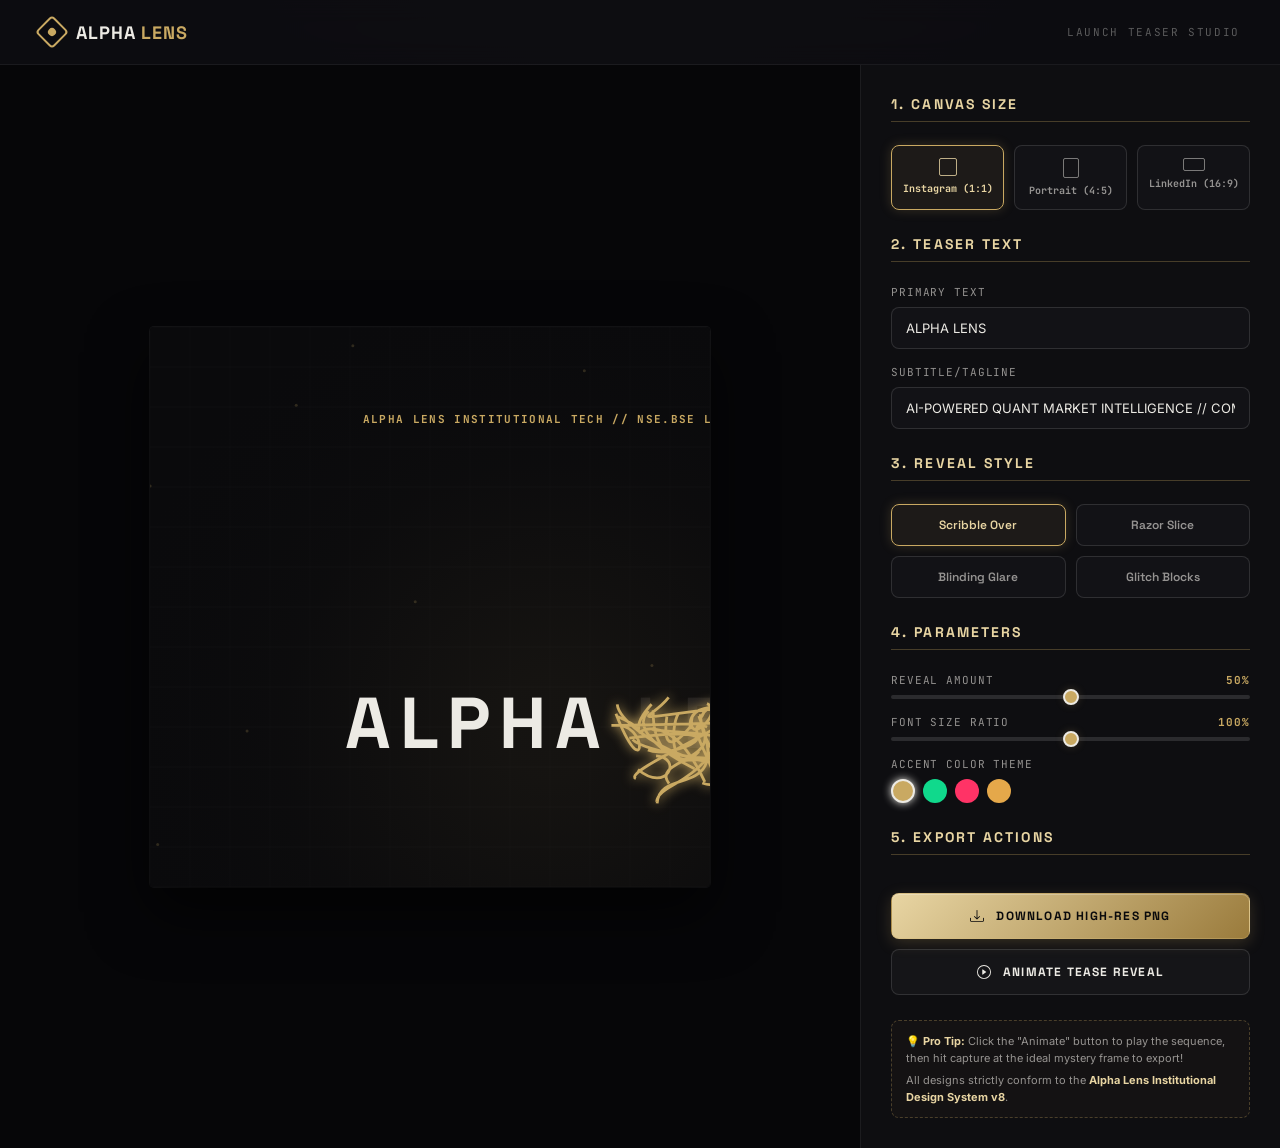
<file: frontend/teaser.html>
<!DOCTYPE html>
<html lang="en">
<head>
    <meta charset="UTF-8">
    <meta name="viewport" content="width=device-width, initial-scale=1.0">
    <title>Alpha Lens | Launch Teaser Studio</title>
    <!-- Fonts -->
    <link rel="preconnect" href="https://fonts.googleapis.com">
    <link rel="preconnect" href="https://fonts.gstatic.com" crossorigin>
    <link href="https://fonts.googleapis.com/css2?family=Inter:wght@300;400;600;700&family=JetBrains+Mono:wght@400;700&family=Space+Grotesk:wght@500;700;900&display=swap" rel="stylesheet">
    
    <style>
        :root {
            /* Alpha Lens Design System Variables */
            --bg-base:          #0A0A0C;
            --bg-surface:       #0E0E11;
            --bg-card:          #121216;
            --bg-elevated:      #18181E;
            --bg-hover:         #1E1E26;
            
            --border:           rgba(255,255,255,0.06);
            --border-medium:    rgba(255,255,255,0.12);
            --border-accent:    rgba(201,169,98,0.30);
            
            --text-primary:     #ECEAE4;
            --text-secondary:   rgba(236,234,228,0.60);
            --text-tertiary:    rgba(236,234,228,0.35);
            --text-muted:       rgba(236,234,228,0.18);
            
            --accent:           #C9A962;
            --accent-bright:    #E8D5A3;
            --accent-soft:      #D4BC7A;
            --accent-muted:     #9A7B3C;
            --accent-dim:       rgba(201,169,98,0.08);
            --accent-glow:      rgba(201,169,98,0.22);
            --accent-border:    rgba(201,169,98,0.35);
            
            --radius-md:        8px;
            --radius-lg:        12px;
            --radius-xl:        18px;
            --ease-out:         cubic-bezier(0.2, 0.8, 0.2, 1);
            --duration-normal:  0.3s;
        }

        * {
            box-sizing: border-box;
            margin: 0;
            padding: 0;
        }

        body {
            background-color: var(--bg-base);
            color: var(--text-primary);
            font-family: 'Inter', sans-serif;
            min-height: 100vh;
            display: flex;
            flex-direction: column;
            overflow-x: hidden;
            background-image: 
                radial-gradient(ellipse 80% 50% at 50% -10%, rgba(201,169,98,0.06) 0%, transparent 60%),
                radial-gradient(circle at 100% 100%, rgba(255,255,255,0.005) 0%, transparent 40%);
        }

        /* Header */
        header {
            display: flex;
            align-items: center;
            justify-content: space-between;
            padding: 20px 40px;
            border-bottom: 1px solid var(--border);
            background: rgba(14, 14, 18, 0.85);
            backdrop-filter: blur(12px);
            z-index: 100;
        }

        .logo-wrap {
            display: flex;
            align-items: center;
            gap: 12px;
        }

        .logo-symbol {
            width: 24px;
            height: 24px;
            border: 2px solid var(--accent);
            border-radius: 4px;
            position: relative;
            transform: rotate(45deg);
        }

        .logo-symbol::after {
            content: '';
            position: absolute;
            width: 8px;
            height: 8px;
            background: var(--accent);
            top: 6px;
            left: 6px;
            border-radius: 50%;
        }

        .logo-text {
            font-family: 'Space Grotesk', sans-serif;
            font-weight: 700;
            font-size: 18px;
            letter-spacing: 0.05em;
            text-transform: uppercase;
        }

        .logo-text span {
            color: var(--accent);
        }

        .tagline {
            font-family: 'JetBrains Mono', monospace;
            font-size: 11px;
            color: var(--text-tertiary);
            letter-spacing: 0.15em;
            text-transform: uppercase;
        }

        /* Workspace Grid */
        .workspace {
            display: grid;
            grid-template-columns: 1fr 420px;
            flex: 1;
            height: calc(100vh - 65px);
            overflow: hidden;
        }

        @media (max-width: 1024px) {
            .workspace {
                grid-template-columns: 1fr;
                height: auto;
                overflow-y: auto;
            }
        }

        /* Poster Preview Panel */
        .preview-pane {
            display: flex;
            align-items: center;
            justify-content: center;
            padding: 40px;
            background: #060608;
            position: relative;
            overflow: auto;
        }

        .poster-container {
            position: relative;
            box-shadow: 0 25px 60px rgba(0,0,0,0.65), 0 0 0 1px var(--border);
            border-radius: 4px;
            overflow: hidden;
            background-color: #030304;
            transition: width 0.4s var(--ease-out), height 0.4s var(--ease-out);
            cursor: pointer;
        }

        /* Controls Panel */
        .controls-pane {
            background-color: var(--bg-surface);
            border-left: 1px solid var(--border);
            padding: 30px;
            overflow-y: auto;
            display: flex;
            flex-direction: column;
            gap: 25px;
            box-shadow: -10px 0 30px rgba(0, 0, 0, 0.25);
        }

        .section-title {
            font-family: 'Space Grotesk', sans-serif;
            font-size: 14px;
            font-weight: 700;
            letter-spacing: 0.15em;
            text-transform: uppercase;
            color: var(--accent-bright);
            border-bottom: 1px solid var(--border-accent);
            padding-bottom: 8px;
            margin-bottom: 15px;
        }

        .control-group {
            display: flex;
            flex-direction: column;
            gap: 8px;
        }

        .control-label {
            font-family: 'JetBrains Mono', monospace;
            font-size: 11px;
            color: var(--text-secondary);
            text-transform: uppercase;
            letter-spacing: 0.08em;
            display: flex;
            justify-content: space-between;
        }

        .control-label span.value-indicator {
            color: var(--accent);
            font-weight: 700;
        }

        /* Inputs & Buttons */
        input[type="text"], select {
            width: 100%;
            background-color: var(--bg-card);
            border: 1px solid var(--border-medium);
            padding: 12px 14px;
            border-radius: var(--radius-md);
            color: var(--text-primary);
            font-family: inherit;
            font-size: 13px;
            transition: all var(--duration-normal) var(--ease-out);
        }

        input[type="text"]:focus, select:focus {
            outline: none;
            border-color: var(--accent-soft);
            box-shadow: 0 0 10px rgba(201, 169, 98, 0.15);
        }

        /* Aspect ratio selection */
        .ratio-grid {
            display: grid;
            grid-template-columns: repeat(3, 1fr);
            gap: 10px;
        }

        .ratio-btn {
            background-color: var(--bg-card);
            border: 1px solid var(--border-medium);
            border-radius: var(--radius-md);
            padding: 12px 6px;
            color: var(--text-secondary);
            cursor: pointer;
            display: flex;
            flex-direction: column;
            align-items: center;
            gap: 6px;
            transition: all 0.2s var(--ease-out);
        }

        .ratio-btn:hover {
            border-color: var(--accent-border);
            color: var(--text-primary);
        }

        .ratio-btn.active {
            background: var(--accent-dim);
            border-color: var(--accent);
            color: var(--accent-bright);
            box-shadow: 0 0 12px var(--accent-glow);
        }

        .ratio-icon {
            border: 1.5px solid currentColor;
            border-radius: 2px;
            opacity: 0.8;
        }

        .ratio-icon.ratio-1-1 { width: 18px; height: 18px; }
        .ratio-icon.ratio-4-5 { width: 16px; height: 20px; }
        .ratio-icon.ratio-16-9 { width: 22px; height: 13px; }

        .ratio-text {
            font-size: 10px;
            font-family: 'JetBrains Mono', monospace;
            font-weight: 700;
        }

        /* Slider */
        input[type="range"] {
            -webkit-appearance: none;
            width: 100%;
            height: 4px;
            border-radius: 2px;
            background: var(--border-medium);
            outline: none;
        }

        input[type="range"]::-webkit-slider-thumb {
            -webkit-appearance: none;
            appearance: none;
            width: 16px;
            height: 16px;
            border-radius: 50%;
            background: var(--accent);
            border: 2px solid #ECEAE4;
            cursor: pointer;
            box-shadow: 0 0 8px var(--accent-glow);
            transition: transform 0.1s var(--ease-out);
        }

        input[type="range"]::-webkit-slider-thumb:hover {
            transform: scale(1.15);
        }

        /* Mode Selection Cards */
        .mode-list {
            display: grid;
            grid-template-columns: 1fr 1fr;
            gap: 10px;
        }

        .mode-card {
            background-color: var(--bg-card);
            border: 1px solid var(--border-medium);
            border-radius: var(--radius-md);
            padding: 12px;
            text-align: center;
            cursor: pointer;
            transition: all 0.2s var(--ease-out);
            font-family: 'Space Grotesk', sans-serif;
            font-size: 12px;
            font-weight: 600;
            color: var(--text-secondary);
        }

        .mode-card:hover {
            border-color: var(--accent-border);
            color: var(--text-primary);
        }

        .mode-card.active {
            background: var(--accent-dim);
            border-color: var(--accent);
            color: var(--accent-bright);
            box-shadow: 0 0 12px var(--accent-glow);
        }

        /* Buttons Pane */
        .button-group {
            display: flex;
            flex-direction: column;
            gap: 10px;
            margin-top: 15px;
        }

        .btn {
            width: 100%;
            padding: 14px;
            border-radius: var(--radius-md);
            font-family: 'Space Grotesk', sans-serif;
            font-size: 12px;
            font-weight: 700;
            text-transform: uppercase;
            letter-spacing: 0.1em;
            cursor: pointer;
            transition: all 0.2s var(--ease-out);
            display: flex;
            align-items: center;
            justify-content: center;
            gap: 8px;
            border: 1px solid transparent;
        }

        .btn-primary {
            background: linear-gradient(135deg, var(--accent-bright) 0%, var(--accent-muted) 100%);
            color: #0A0A0C;
            border-color: var(--accent-border);
            box-shadow: 0 4px 15px var(--accent-glow), inset 0 1px 0 rgba(255,255,255,0.25);
        }

        .btn-primary:hover {
            background: linear-gradient(135deg, #F5EDD4 0%, var(--accent) 100%);
            box-shadow: 0 6px 20px rgba(201, 169, 98, 0.35);
        }

        .btn-secondary {
            background: rgba(255, 255, 255, 0.03);
            border-color: var(--border-medium);
            color: var(--text-primary);
        }

        .btn-secondary:hover {
            background: rgba(255, 255, 255, 0.08);
            border-color: var(--border-bright);
        }

        .btn-secondary.animating {
            color: var(--accent-bright);
            border-color: var(--accent);
            background: var(--accent-dim);
            box-shadow: 0 0 12px var(--accent-glow);
        }

        /* Custom Color Swatches */
        .color-picker-wrap {
            display: flex;
            gap: 8px;
            align-items: center;
        }

        .color-swatch {
            width: 24px;
            height: 24px;
            border-radius: 50%;
            cursor: pointer;
            border: 2px solid transparent;
            transition: border-color 0.2s;
        }

        .color-swatch.active {
            border-color: var(--text-primary);
            box-shadow: 0 0 8px currentColor;
        }

        /* Tips */
        .tips-card {
            background: rgba(201, 169, 98, 0.03);
            border: 1px dashed var(--border-accent);
            border-radius: var(--radius-md);
            padding: 12px 14px;
            font-size: 11px;
            line-height: 1.5;
            color: var(--text-secondary);
        }

        .tips-card p {
            margin-bottom: 6px;
        }
        .tips-card p:last-child {
            margin-bottom: 0;
        }

        .tips-card strong {
            color: var(--accent-bright);
        }
    </style>
</head>
<body>
    <header>
        <div class="logo-wrap">
            <div class="logo-symbol"></div>
            <div class="logo-text">Alpha <span>Lens</span></div>
        </div>
        <div class="tagline">Launch Teaser Studio</div>
    </header>

    <div class="workspace">
        <!-- Center Preview Canvas -->
        <div class="preview-pane">
            <div class="poster-container" id="poster-container">
                <canvas id="posterCanvas"></canvas>
            </div>
        </div>

        <!-- Sidebar Controls -->
        <div class="controls-pane">
            <!-- Dimensions -->
            <div class="control-group">
                <h3 class="section-title">1. Canvas Size</h3>
                <div class="ratio-grid">
                    <button class="ratio-btn active" data-ratio="1-1">
                        <div class="ratio-icon ratio-1-1"></div>
                        <div class="ratio-text">Instagram (1:1)</div>
                    </button>
                    <button class="ratio-btn" data-ratio="4-5">
                        <div class="ratio-icon ratio-4-5"></div>
                        <div class="ratio-text">Portrait (4:5)</div>
                    </button>
                    <button class="ratio-btn" data-ratio="16-9">
                        <div class="ratio-icon ratio-16-9"></div>
                        <div class="ratio-text">LinkedIn (16:9)</div>
                    </button>
                </div>
            </div>

            <!-- Content -->
            <div class="control-group">
                <h3 class="section-title">2. Teaser Text</h3>
                <div class="control-group">
                    <label class="control-label" for="title-input">Primary Text</label>
                    <input type="text" id="title-input" value="ALPHA LENS">
                </div>
                <div class="control-group" style="margin-top: 8px;">
                    <label class="control-label" for="subtitle-input">Subtitle/Tagline</label>
                    <input type="text" id="subtitle-input" value="AI-POWERED QUANT MARKET INTELLIGENCE // COMING SOON">
                </div>
            </div>

            <!-- Teaser Modes -->
            <div class="control-group">
                <h3 class="section-title">3. Reveal Style</h3>
                <div class="mode-list">
                    <button class="mode-card active" data-mode="scribble">Scribble Over</button>
                    <button class="mode-card" data-mode="slice">Razor Slice</button>
                    <button class="mode-card" data-mode="glare">Blinding Glare</button>
                    <button class="mode-card" data-mode="glitch">Glitch Blocks</button>
                </div>
            </div>

            <!-- Parameters -->
            <div class="control-group">
                <h3 class="section-title">4. Parameters</h3>
                <div class="control-group">
                    <label class="control-label" for="reveal-slider">
                        Reveal Amount
                        <span class="value-indicator" id="reveal-val">50%</span>
                    </label>
                    <input type="range" id="reveal-slider" min="0" max="100" value="50">
                </div>
                <div class="control-group" style="margin-top: 8px;">
                    <label class="control-label" for="font-slider">
                        Font Size Ratio
                        <span class="value-indicator" id="font-val">100%</span>
                    </label>
                    <input type="range" id="font-slider" min="50" max="150" value="100">
                </div>
                <div class="control-group" style="margin-top: 8px;">
                    <label class="control-label">Accent Color Theme</label>
                    <div class="color-picker-wrap">
                        <div class="color-swatch active" style="background-color: #C9A962;" data-color="#C9A962" data-bright="#E8D5A3" data-name="Champagne Gold"></div>
                        <div class="color-swatch" style="background-color: #10D98C;" data-color="#10D98C" data-bright="#60ffd5" data-name="Market Green"></div>
                        <div class="color-swatch" style="background-color: #FF3366;" data-color="#FF3366" data-bright="#ff7090" data-name="Signal Red"></div>
                        <div class="color-swatch" style="background-color: #E5A84A;" data-color="#E5A84A" data-bright="#ffd28f" data-name="Tactical Amber"></div>
                    </div>
                </div>
            </div>

            <!-- Actions -->
            <div class="control-group">
                <h3 class="section-title">5. Export Actions</h3>
                <div class="button-group">
                    <button class="btn btn-primary" id="btn-download">
                        <svg width="14" height="14" fill="currentColor" viewBox="0 0 16 16" style="margin-right: 4px;">
                            <path d="M.5 9.9a.5.5 0 0 1 .5.5v2.5a1 1 0 0 0 1 1h12a1 1 0 0 0 1-1v-2.5a.5.5 0 0 1 1 0v2.5a2 2 0 0 1-2 2H2a2 2 0 0 1-2-2v-2.5a.5.5 0 0 1 .5-.5z"/>
                            <path d="M7.646 11.854a.5.5 0 0 0 .708 0l3-3a.5.5 0 0 0-.708-.708L8.5 10.293V1.5a.5.5 0 0 0-1 0v8.793L5.354 8.146a.5.5 0 1 0-.708.708l3 3z"/>
                        </svg>
                        Download High-Res PNG
                    </button>
                    <button class="btn btn-secondary" id="btn-animate">
                        <svg width="14" height="14" fill="currentColor" viewBox="0 0 16 16" style="margin-right: 4px;">
                            <path d="M8 15A7 7 0 1 1 8 1a7 7 0 0 1 0 14zm0 1A8 8 0 1 0 8 0a8 8 0 0 0 0 16z"/>
                            <path d="M6.271 5.055a.5.5 0 0 1 .52.038l3.5 2.5a.5.5 0 0 1 0 .814l-3.5 2.5A.5.5 0 0 1 6 10.5v-5a.5.5 0 0 1 .271-.445z"/>
                        </svg>
                        Animate Tease Reveal
                    </button>
                </div>
            </div>

            <!-- Tips & Hints -->
            <div class="tips-card">
                <p><strong>💡 Pro Tip:</strong> Click the "Animate" button to play the sequence, then hit capture at the ideal mystery frame to export!</p>
                <p>All designs strictly conform to the <strong>Alpha Lens Institutional Design System v8</strong>.</p>
            </div>
        </div>
    </div>

    <!-- Script for Canvas Logic -->
    <script>
        // DOM Elements
        const canvas = document.getElementById('posterCanvas');
        const ctx = canvas.getContext('2d');
        const container = document.getElementById('poster-container');
        
        const titleInput = document.getElementById('title-input');
        const subtitleInput = document.getElementById('subtitle-input');
        const revealSlider = document.getElementById('reveal-slider');
        const fontSlider = document.getElementById('font-slider');
        const revealVal = document.getElementById('reveal-val');
        const fontVal = document.getElementById('font-val');
        
        const ratioBtns = document.querySelectorAll('.ratio-btn');
        const modeCards = document.querySelectorAll('.mode-card');
        const colorSwatches = document.querySelectorAll('.color-swatch');
        
        const btnDownload = document.getElementById('btn-download');
        const btnAnimate = document.getElementById('btn-animate');

        // State variables
        let currentRatio = '1-1'; // '1-1', '4-5', '16-9'
        let currentMode = 'scribble'; // 'scribble', 'slice', 'glare', 'glitch'
        let revealAmount = 0.5; // 0 to 1
        let fontSizeRatio = 1.0; // 0.5 to 1.5
        
        let primaryColor = '#C9A962';
        let brightColor = '#E8D5A3';
        
        let animationInterval = null;
        let isAnimating = false;

        // Custom random seed generator for scribbles
        function createScribbles(canvasWidth, textWidth, revealStart) {
            const scribbles = [];
            const segments = 24;
            const centerY = canvas.height / 2;
            
            // Generate some random lines
            for (let i = 0; i < segments; i++) {
                const ptX1 = revealStart + (Math.random() - 0.2) * (canvasWidth - revealStart);
                const ptY1 = centerY + (Math.random() - 0.5) * 140;
                
                const ptX2 = revealStart + (Math.random() - 0.2) * (canvasWidth - revealStart);
                const ptY2 = centerY + (Math.random() - 0.5) * 140;
                
                const cpX1 = ptX1 + (Math.random() - 0.5) * 80;
                const cpY1 = ptY1 + (Math.random() - 0.5) * 80;
                const cpX2 = ptX2 + (Math.random() - 0.5) * 80;
                const cpY2 = ptY2 + (Math.random() - 0.5) * 80;
                
                scribbles.push({ ptX1, ptY1, ptX2, ptY2, cpX1, cpY1, cpX2, cpY2 });
            }
            return scribbles;
        }

        // Cache scribbles so they don't jump every frame (unless animating)
        let scribbleCache = [];

        // Apply Poster Dimensions
        function resizeCanvas() {
            let width = 800;
            let height = 800;

            if (currentRatio === '4-5') {
                width = 800;
                height = 1000;
            } else if (currentRatio === '16-9') {
                width = 1200;
                height = 675;
            }

            canvas.width = width;
            canvas.height = height;

            // Resize DOM container to fit cleanly inside preview
            const scale = Math.min((window.innerWidth - 500) / width, (window.innerHeight - 200) / height, 0.7);
            container.style.width = (width * scale) + 'px';
            container.style.height = (height * scale) + 'px';
            
            scribbleCache = createScribbles(width, width * 0.6, width * 0.4);
            draw();
        }

        // Color Palette Selector
        colorSwatches.forEach(swatch => {
            swatch.addEventListener('click', () => {
                colorSwatches.forEach(s => s.classList.remove('active'));
                swatch.classList.add('active');
                primaryColor = swatch.dataset.color;
                brightColor = swatch.dataset.bright;
                draw();
            });
        });

        // Ratio Buttons
        ratioBtns.forEach(btn => {
            btn.addEventListener('click', () => {
                ratioBtns.forEach(b => b.classList.remove('active'));
                btn.classList.add('active');
                currentRatio = btn.dataset.ratio;
                resizeCanvas();
            });
        });

        // Mode Cards
        modeCards.forEach(card => {
            card.addEventListener('click', () => {
                modeCards.forEach(c => c.classList.remove('active'));
                card.classList.add('active');
                currentMode = card.dataset.mode;
                draw();
            });
        });

        // Inputs & Sliders
        titleInput.addEventListener('input', draw);
        subtitleInput.addEventListener('input', draw);
        
        revealSlider.addEventListener('input', (e) => {
            revealAmount = e.target.value / 100;
            revealVal.innerText = `${e.target.value}%`;
            draw();
        });

        fontSlider.addEventListener('input', (e) => {
            fontSizeRatio = e.target.value / 100;
            fontVal.innerText = `${e.target.value}%`;
            draw();
        });

        // Drawing Main Function
        function draw() {
            const w = canvas.width;
            const h = canvas.height;
            const val = revealAmount; // 0 to 1 (0 = fully hidden, 1 = fully revealed)

            // Clear Background (Warm Charcoal-Black Premium Surface)
            ctx.fillStyle = '#0A0A0C';
            ctx.fillRect(0, 0, w, h);

            // Subtle Grid Lines
            ctx.strokeStyle = 'rgba(255, 255, 255, 0.015)';
            ctx.lineWidth = 1;
            const gridSize = 40;
            for (let x = 0; x < w; x += gridSize) {
                ctx.beginPath();
                ctx.moveTo(x, 0);
                ctx.lineTo(x, h);
                ctx.stroke();
            }
            for (let y = 0; y < h; y += gridSize) {
                ctx.beginPath();
                ctx.moveTo(0, y);
                ctx.lineTo(w, y);
                ctx.stroke();
            }

            // Radial Glow in Center Background
            const radialGlow = ctx.createRadialGradient(w/2, h/2, 50, w/2, h/2, Math.max(w, h)*0.6);
            radialGlow.addColorStop(0, 'rgba(201, 169, 98, 0.06)');
            radialGlow.addColorStop(0.5, 'rgba(201, 169, 98, 0.01)');
            radialGlow.addColorStop(1, 'transparent');
            ctx.fillStyle = radialGlow;
            ctx.fillRect(0, 0, w, h);

            // Subtle Tech Constellation / Dots
            ctx.fillStyle = 'rgba(201, 169, 98, 0.2)';
            for (let i = 0; i < 20; i++) {
                // Pseudo-random but consistent coordinate logic
                const px = (Math.sin(i * 1234.56) * 0.5 + 0.5) * w;
                const py = (Math.cos(i * 789.012) * 0.5 + 0.5) * h;
                ctx.beginPath();
                ctx.arc(px, py, 1.5, 0, Math.PI * 2);
                ctx.fill();
            }

            // Text Rendering Setup
            const mainText = titleInput.value.toUpperCase();
            const subtitleText = subtitleInput.value.toUpperCase();
            
            // Fonts
            const titleFontSize = Math.round(w * 0.09 * fontSizeRatio);
            const subtitleFontSize = Math.round(w * 0.018);
            
            // Measure title width
            ctx.font = `900 ${titleFontSize}px 'Space Grotesk'`;
            const textWidth = ctx.measureText(mainText).width;
            const textX = (w - textWidth) / 2;
            const textY = h / 2 + titleFontSize / 3.5;

            // Draw Subtitle (always clear & visible, near bottom)
            ctx.font = `600 ${subtitleFontSize}px 'JetBrains Mono'`;
            ctx.fillStyle = 'rgba(236, 234, 228, 0.45)';
            ctx.textAlign = 'center';
            ctx.letterSpacing = '0.12em';
            
            // Subtitle positioning relative to height
            const subtitleY = h - (h * 0.18);
            ctx.fillText(subtitleText, w / 2, subtitleY);

            // Draw Ticker Decorator / Top header inside poster
            ctx.font = `700 ${Math.round(w * 0.014)}px 'JetBrains Mono'`;
            ctx.fillStyle = primaryColor;
            ctx.textAlign = 'center';
            ctx.fillText("ALPHA LENS INSTITUTIONAL TECH // NSE.BSE LIVE", w / 2, h * 0.12);

            // Reset alignment for title rendering
            ctx.textAlign = 'left';

            if (currentMode === 'scribble') {
                // Scribble Teaser Mode: 
                // A portion of the text is cleanly displayed, and the rest is scribbled over.
                // Reveal amount sets where the scribble starts.
                const splitIndex = Math.floor(mainText.length * val);
                const revealedPart = mainText.substring(0, splitIndex);
                const scribbledPart = mainText.substring(splitIndex);

                // Draw revealed text in bright champagne gold
                ctx.font = `900 ${titleFontSize}px 'Space Grotesk'`;
                ctx.fillStyle = '#ECEAE4'; // Clean paper white
                ctx.fillText(revealedPart, textX, textY);

                // Draw hidden part in darker grey
                const revealedWidth = ctx.measureText(revealedPart).width;
                ctx.fillStyle = 'rgba(236, 234, 228, 0.08)';
                ctx.fillText(scribbledPart, textX + revealedWidth, textY);
                
                // Draw custom glowing scribbles over the hidden area
                const hideStart = textX + revealedWidth;
                const scribbleWidth = textWidth - revealedWidth;

                ctx.strokeStyle = primaryColor;
                ctx.lineWidth = Math.max(2, w * 0.0035);
                ctx.shadowColor = primaryColor;
                ctx.shadowBlur = 12;

                ctx.beginPath();
                scribbleCache.forEach(line => {
                    // Check if lines are in the redacted boundary
                    const startX = Math.max(hideStart - 20, line.ptX1 % scribbleWidth + hideStart);
                    const endX = Math.max(hideStart - 20, line.ptX2 % scribbleWidth + hideStart);
                    
                    ctx.moveTo(startX, line.ptY1 % (titleFontSize * 1.5) + textY - titleFontSize * 0.7);
                    ctx.bezierCurveTo(
                        line.cpX1 % scribbleWidth + hideStart, line.cpY1 % (titleFontSize * 1.5) + textY - titleFontSize * 0.7,
                        line.cpX2 % scribbleWidth + hideStart, line.cpY2 % (titleFontSize * 1.5) + textY - titleFontSize * 0.7,
                        endX, line.ptY2 % (titleFontSize * 1.5) + textY - titleFontSize * 0.7
                    );
                });
                ctx.stroke();
                
                // Reset shadow blur
                ctx.shadowBlur = 0;

            } else if (currentMode === 'slice') {
                // Razor Slice: Cut text horizontally. 
                // Slider controls shift of bottom half relative to top half, plus razor glowing line.
                const sliceY = textY - titleFontSize / 3.5;
                const shiftX = (1 - val) * 45; // Max 45px shift

                ctx.font = `900 ${titleFontSize}px 'Space Grotesk'`;

                // 1. Top half of the text (no horizontal shift)
                ctx.save();
                ctx.beginPath();
                ctx.rect(0, 0, w, sliceY);
                ctx.clip();
                ctx.fillStyle = '#ECEAE4';
                ctx.fillText(mainText, textX, textY);
                ctx.restore();

                // 2. Bottom half of the text (shifted horizontally)
                ctx.save();
                ctx.beginPath();
                ctx.rect(0, sliceY, w, h - sliceY);
                ctx.clip();
                ctx.fillStyle = primaryColor;
                ctx.fillText(mainText, textX + shiftX, textY);
                ctx.restore();

                // 3. Glowing razor slice line
                ctx.beginPath();
                ctx.moveTo(textX - 30, sliceY);
                ctx.lineTo(textX + textWidth + 30, sliceY);
                ctx.strokeStyle = brightColor;
                ctx.lineWidth = 1.5;
                ctx.shadowColor = primaryColor;
                ctx.shadowBlur = 10;
                ctx.stroke();
                ctx.shadowBlur = 0;

            } else if (currentMode === 'glare') {
                // Blinding Glare: Glare flare moves across the word.
                // Draw full text in white
                ctx.font = `900 ${titleFontSize}px 'Space Grotesk'`;
                ctx.fillStyle = '#ECEAE4';
                ctx.fillText(mainText, textX, textY);

                // Create Blinding Lens Flare at custom slider X position
                const flareX = textX + (textWidth * val);
                
                // Draw heavy vertical or radial glow to mask text
                ctx.save();
                ctx.globalCompositeOperation = 'source-over';
                
                const grad = ctx.createRadialGradient(flareX, textY - titleFontSize/3, 10, flareX, textY - titleFontSize/3, titleFontSize * 1.3);
                grad.addColorStop(0, '#FFFFFF');
                grad.addColorStop(0.2, brightColor);
                grad.addColorStop(0.5, primaryColor);
                grad.addColorStop(0.7, 'rgba(201, 169, 98, 0.1)');
                grad.addColorStop(1, 'transparent');

                ctx.fillStyle = grad;
                ctx.beginPath();
                ctx.arc(flareX, textY - titleFontSize/3, titleFontSize * 1.5, 0, Math.PI * 2);
                ctx.fill();
                ctx.restore();

                // Abstract gold crosshair details on flare
                ctx.strokeStyle = 'rgba(255, 255, 255, 0.4)';
                ctx.lineWidth = 1;
                ctx.beginPath();
                ctx.moveTo(flareX - titleFontSize * 1.5, textY - titleFontSize/3);
                ctx.lineTo(flareX + titleFontSize * 1.5, textY - titleFontSize/3);
                ctx.moveTo(flareX, textY - titleFontSize * 1.5);
                ctx.lineTo(flareX, textY + titleFontSize * 1.5);
                ctx.stroke();

            } else if (currentMode === 'glitch') {
                // Glitch Blocks: Redacted cursor block moving & replacing text with matrix block symbols or characters
                const revealIdx = Math.floor(mainText.length * val);
                const firstPart = mainText.substring(0, revealIdx);
                const lastPart = mainText.substring(revealIdx);
                
                ctx.font = `900 ${titleFontSize}px 'Space Grotesk'`;
                
                // Draw first part cleanly
                ctx.fillStyle = '#ECEAE4';
                ctx.fillText(firstPart, textX, textY);
                
                const firstWidth = ctx.measureText(firstPart).width;
                const nextCharX = textX + firstWidth;

                // Draw redacted block cursor
                ctx.fillStyle = primaryColor;
                ctx.fillRect(nextCharX, textY - titleFontSize * 0.8, titleFontSize * 0.65, titleFontSize * 0.9);

                // Draw flickering digital characters for the rest
                ctx.fillStyle = 'rgba(236, 234, 228, 0.12)';
                const glitches = ["#", "@", "█", "░", "%", "&", "X", "$", "0", "1"];
                let glitchedString = "";
                for (let i = 0; i < lastPart.length; i++) {
                    const charCode = (i + Math.round(val * 20)) % glitches.length;
                    glitchedString += glitches[charCode];
                }
                ctx.fillText(glitchedString, nextCharX + titleFontSize * 0.8, textY);
            }
        }

        // Animation Routine (Animate Tease Reveal)
        function toggleAnimation() {
            if (isAnimating) {
                clearInterval(animationInterval);
                btnAnimate.innerText = "Animate Tease Reveal";
                btnAnimate.classList.remove('animating');
                isAnimating = false;
            } else {
                isAnimating = true;
                btnAnimate.innerText = "Stop Animation";
                btnAnimate.classList.add('animating');
                
                let dir = 1;
                animationInterval = setInterval(() => {
                    let currentVal = parseFloat(revealSlider.value);
                    currentVal += dir * 1.2;
                    
                    if (currentVal >= 98) {
                        dir = -1;
                    } else if (currentVal <= 2) {
                        dir = 1;
                    }
                    
                    revealSlider.value = currentVal;
                    revealAmount = currentVal / 100;
                    revealVal.innerText = `${Math.round(currentVal)}%`;
                    
                    // Slightly perturb scribbles for dynamics
                    if (currentMode === 'scribble' && Math.random() > 0.6) {
                        scribbleCache = createScribbles(canvas.width, canvas.width*0.6, canvas.width * revealAmount);
                    }
                    
                    draw();
                }, 30);
            }
        }

        // Download High-Res Poster
        function downloadPoster() {
            // Draw current canvas
            draw();
            
            // Generate temporary image trigger
            const dataUrl = canvas.toDataURL('image/png');
            const link = document.createElement('a');
            
            const filename = `alpha_lens_teaser_${currentRatio}_${currentMode}.png`;
            link.download = filename;
            link.href = dataUrl;
            link.click();
        }

        // Event Listeners
        btnDownload.addEventListener('click', downloadPoster);
        btnAnimate.addEventListener('click', toggleAnimation);

        // Initial setup
        window.addEventListener('resize', resizeCanvas);
        resizeCanvas();
    </script>
</body>
</html>
</file>
